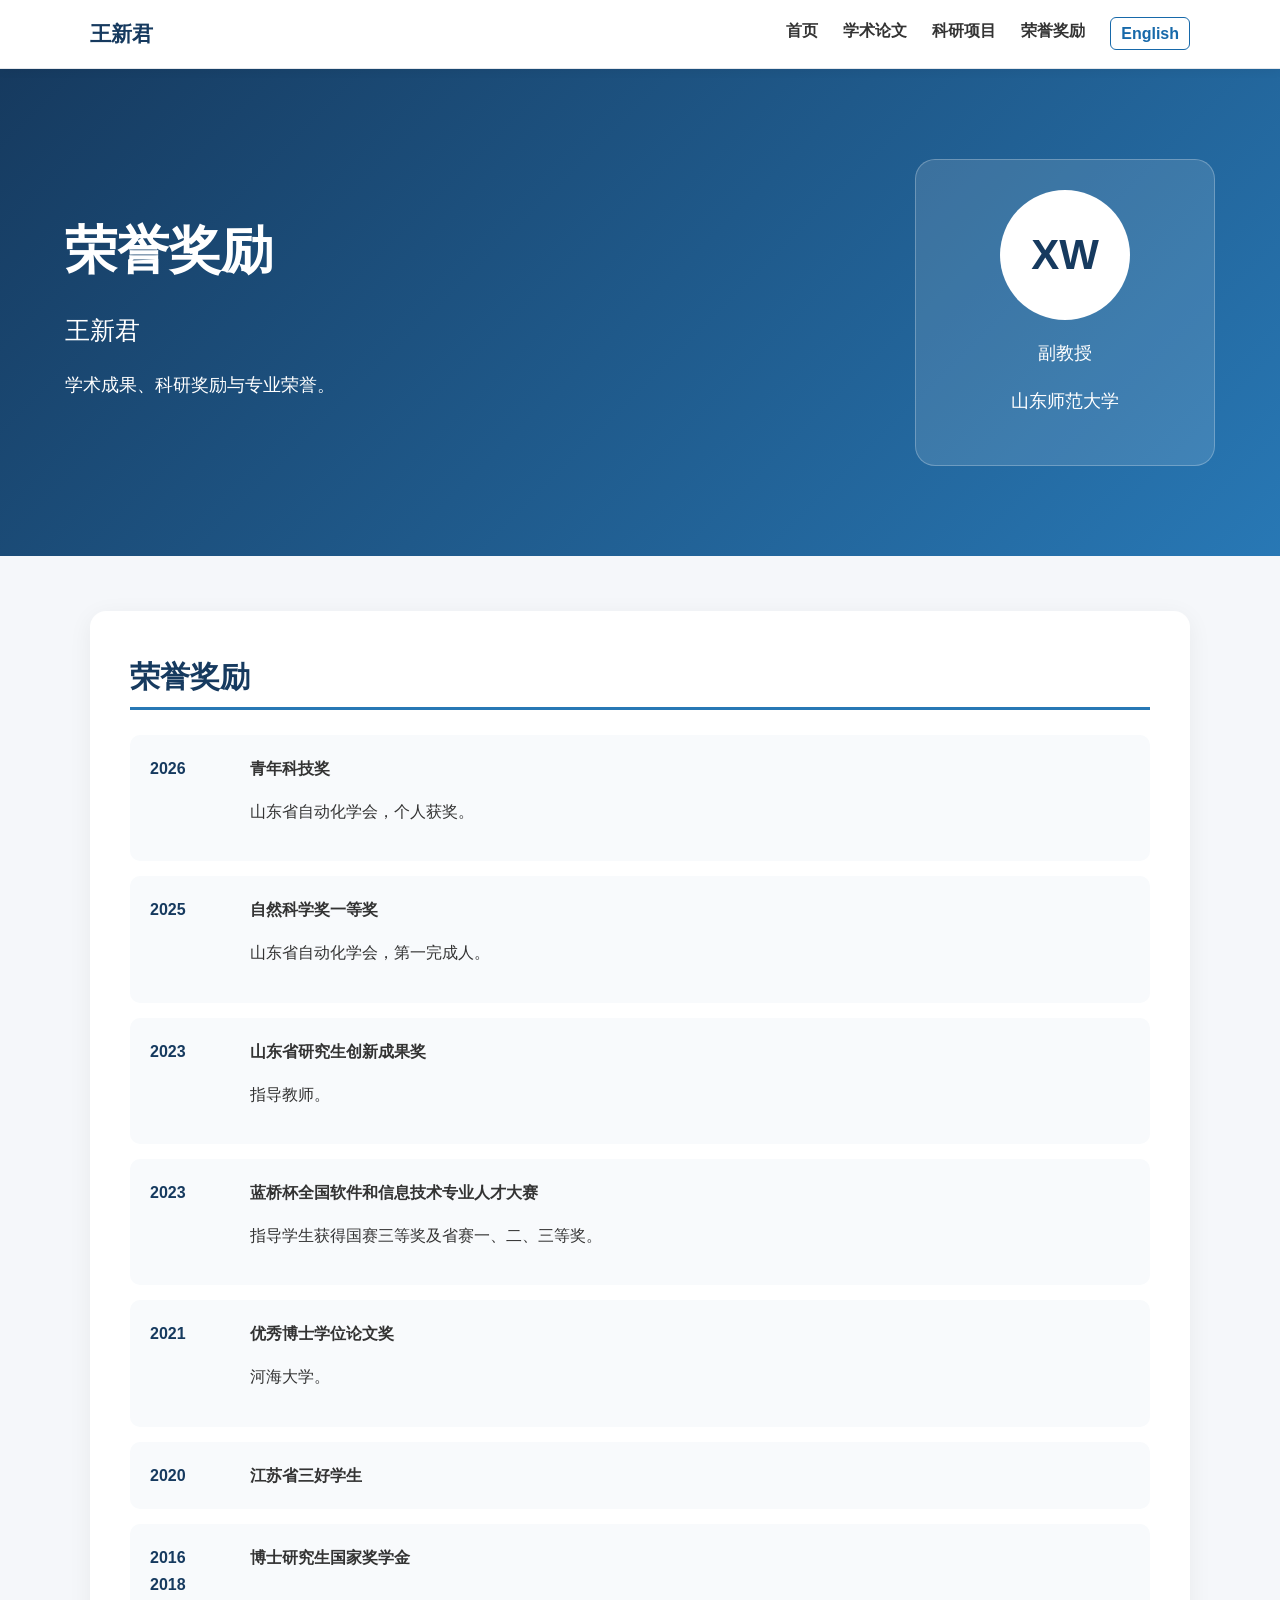
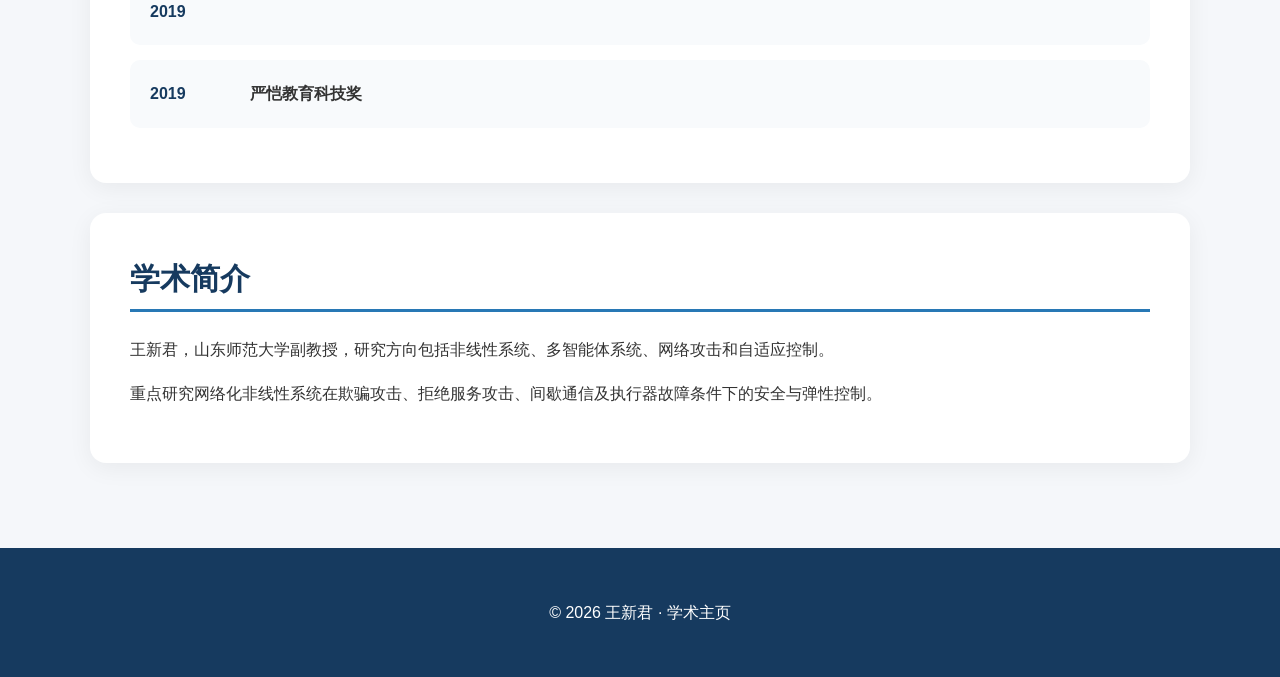
<file: awards.html>
<!DOCTYPE html>
<html lang="zh-CN">

<head>
    <meta charset="UTF-8">
    <meta name="viewport" content="width=device-width, initial-scale=1.0">

    <title>王新君 | 荣誉奖励</title>

    <link rel="stylesheet" href="style.css">
    <link rel="stylesheet" href="language.css?v=original-font">
</head>

<body>

<nav class="navbar">

    <div class="nav-container">

        <div class="logo">
            王新君
        </div>

        <div class="nav-links">

            <a href="index.html">首页</a>

            <a href="publications.html">
                学术论文
            </a>

            <a href="projects.html">
                科研项目
            </a>

            <a href="awards.html">
                荣誉奖励
            </a>

            <a class="language-switch" href="en/awards.html" lang="en" hreflang="en">English</a>

        </div>

    </div>

</nav>


<div class="hero">

    <div class="hero-container">

        <div>

            <h1>荣誉奖励</h1>

            <h2>王新君</h2>

            <p>
                学术成果、科研奖励与专业荣誉。
            </p>

        </div>

        <div class="profile-card">

            <div class="profile-circle">
                XW
            </div>

            <p>
                副教授
            </p>

            <p>
                山东师范大学
            </p>

        </div>

    </div>

</div>


<main class="container">

<section class="section">

<h2>荣誉奖励</h2>


<div class="award">

<div class="award-year">
2026
</div>

<div>
<strong>
青年科技奖
</strong>

<p>
山东省自动化学会，个人获奖。
</p>

</div>

</div>


<div class="award">

<div class="award-year">
2025
</div>

<div>

<strong>
自然科学奖一等奖
</strong>

<p>
山东省自动化学会，第一完成人。
</p>

</div>

</div>


<div class="award">

<div class="award-year">
2023
</div>

<div>

<strong>
山东省研究生创新成果奖
</strong>

<p>
指导教师。
</p>

</div>

</div>


<div class="award">

<div class="award-year">
2023
</div>

<div>

<strong>
蓝桥杯全国软件和信息技术专业人才大赛
</strong>

<p>
指导学生获得国赛三等奖及省赛一、二、三等奖。
</p>

</div>

</div>


<div class="award">

<div class="award-year">
2021
</div>

<div>

<strong>
优秀博士学位论文奖
</strong>

<p>
河海大学。
</p>

</div>

</div>


<div class="award">

<div class="award-year">
2020
</div>

<div>

<strong>
江苏省三好学生
</strong>

</div>

</div>


<div class="award">

<div class="award-year">
2016<br>
2018<br>
2019
</div>

<div>

<strong>
博士研究生国家奖学金
</strong>

</div>

</div>


<div class="award">

<div class="award-year">
2019
</div>

<div>

<strong>
严恺教育科技奖
</strong>

</div>

</div>


</section>


<section class="section">

<h2>学术简介</h2>

<p>
王新君，山东师范大学副教授，研究方向包括非线性系统、多智能体系统、网络攻击和自适应控制。
</p>

<p>
重点研究网络化非线性系统在欺骗攻击、拒绝服务攻击、间歇通信及执行器故障条件下的安全与弹性控制。
</p>

</section>

</main>


<footer class="footer">

<p>
© 2026 王新君 · 学术主页
</p>

</footer>

</body>

</html>
</file>
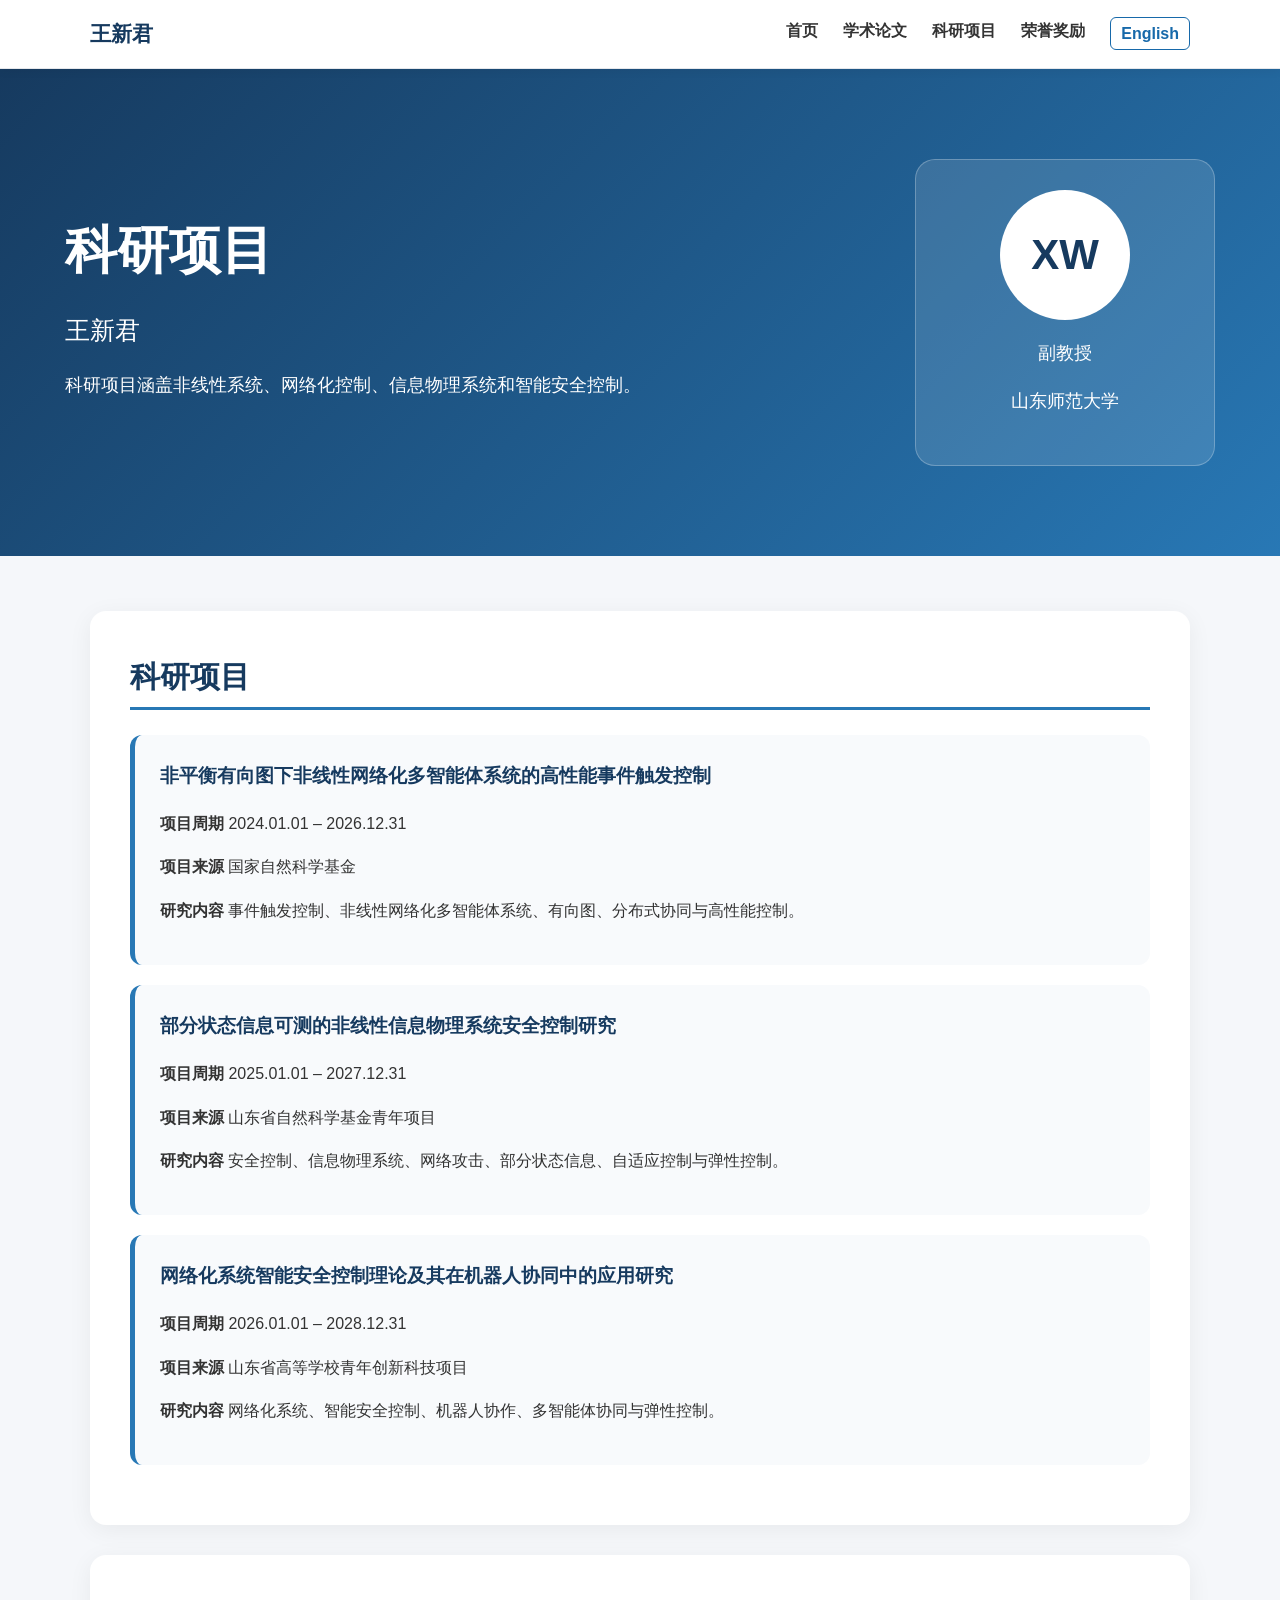
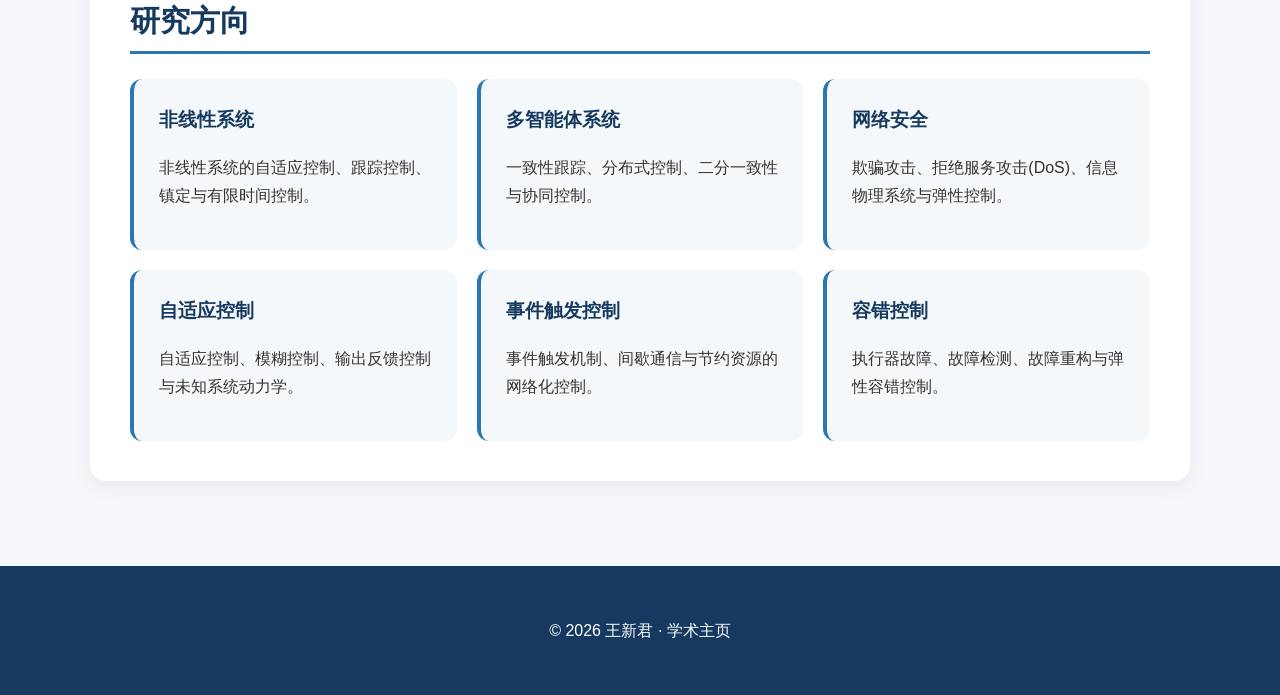
<file: projects.html>
<!DOCTYPE html>
<html lang="zh-CN">

<head>

<meta charset="UTF-8">

<meta name="viewport"
content="width=device-width, initial-scale=1.0">

<title>王新君 | 科研项目</title>

<link rel="stylesheet" href="style.css">

<link rel="stylesheet" href="language.css?v=original-font">
</head>


<body>


<nav class="navbar">

<div class="nav-container">

<div class="logo">
王新君
</div>

<div class="nav-links">

<a href="index.html">首页</a>

<a href="publications.html">
学术论文
</a>

<a href="projects.html">
科研项目
</a>

<a href="awards.html">
荣誉奖励
</a>

<a class="language-switch" href="en/projects.html" lang="en" hreflang="en">English</a>

</div>

</div>

</nav>


<div class="hero">

<div class="hero-container">

<div>

<h1>科研项目</h1>

<h2>王新君</h2>

<p>
科研项目涵盖非线性系统、网络化控制、信息物理系统和智能安全控制。
</p>

</div>


<div class="profile-card">

<div class="profile-circle">
XW
</div>

<p>
副教授
</p>

<p>
山东师范大学
</p>

</div>

</div>

</div>


<main class="container">


<section class="section">

<h2>科研项目</h2>


<div class="project">

<h3>
非平衡有向图下非线性网络化多智能体系统的高性能事件触发控制
</h3>

<p>

<strong>项目周期</strong>
2024.01.01 – 2026.12.31

</p>

<p>

<strong>项目来源</strong>
国家自然科学基金

</p>

<p>

<strong>研究内容</strong>

事件触发控制、非线性网络化多智能体系统、有向图、分布式协同与高性能控制。

</p>

</div>


<div class="project">

<h3>
部分状态信息可测的非线性信息物理系统安全控制研究
</h3>

<p>

<strong>项目周期</strong>
2025.01.01 – 2027.12.31

</p>

<p>

<strong>项目来源</strong>
山东省自然科学基金青年项目

</p>

<p>

<strong>研究内容</strong>

安全控制、信息物理系统、网络攻击、部分状态信息、自适应控制与弹性控制。

</p>

</div>


<div class="project">

<h3>
网络化系统智能安全控制理论及其在机器人协同中的应用研究
</h3>

<p>

<strong>项目周期</strong>
2026.01.01 – 2028.12.31

</p>

<p>

<strong>项目来源</strong>
山东省高等学校青年创新科技项目

</p>

<p>

<strong>研究内容</strong>

网络化系统、智能安全控制、机器人协作、多智能体协同与弹性控制。

</p>

</div>


</section>


<section class="section">

<h2>研究方向</h2>


<div class="grid">


<div class="card">

<h3>
非线性系统
</h3>

<p>
非线性系统的自适应控制、跟踪控制、镇定与有限时间控制。
</p>

</div>


<div class="card">

<h3>
多智能体系统
</h3>

<p>
一致性跟踪、分布式控制、二分一致性与协同控制。
</p>

</div>


<div class="card">

<h3>
网络安全
</h3>

<p>
欺骗攻击、拒绝服务攻击(DoS)、信息物理系统与弹性控制。
</p>

</div>


<div class="card">

<h3>
自适应控制
</h3>

<p>
自适应控制、模糊控制、输出反馈控制与未知系统动力学。
</p>

</div>


<div class="card">

<h3>
事件触发控制
</h3>

<p>
事件触发机制、间歇通信与节约资源的网络化控制。
</p>

</div>


<div class="card">

<h3>
容错控制
</h3>

<p>
执行器故障、故障检测、故障重构与弹性容错控制。
</p>

</div>


</div>

</section>


</main>


<footer class="footer">

<p>
© 2026 王新君 · 学术主页
</p>

</footer>


</body>

</html>
</file>
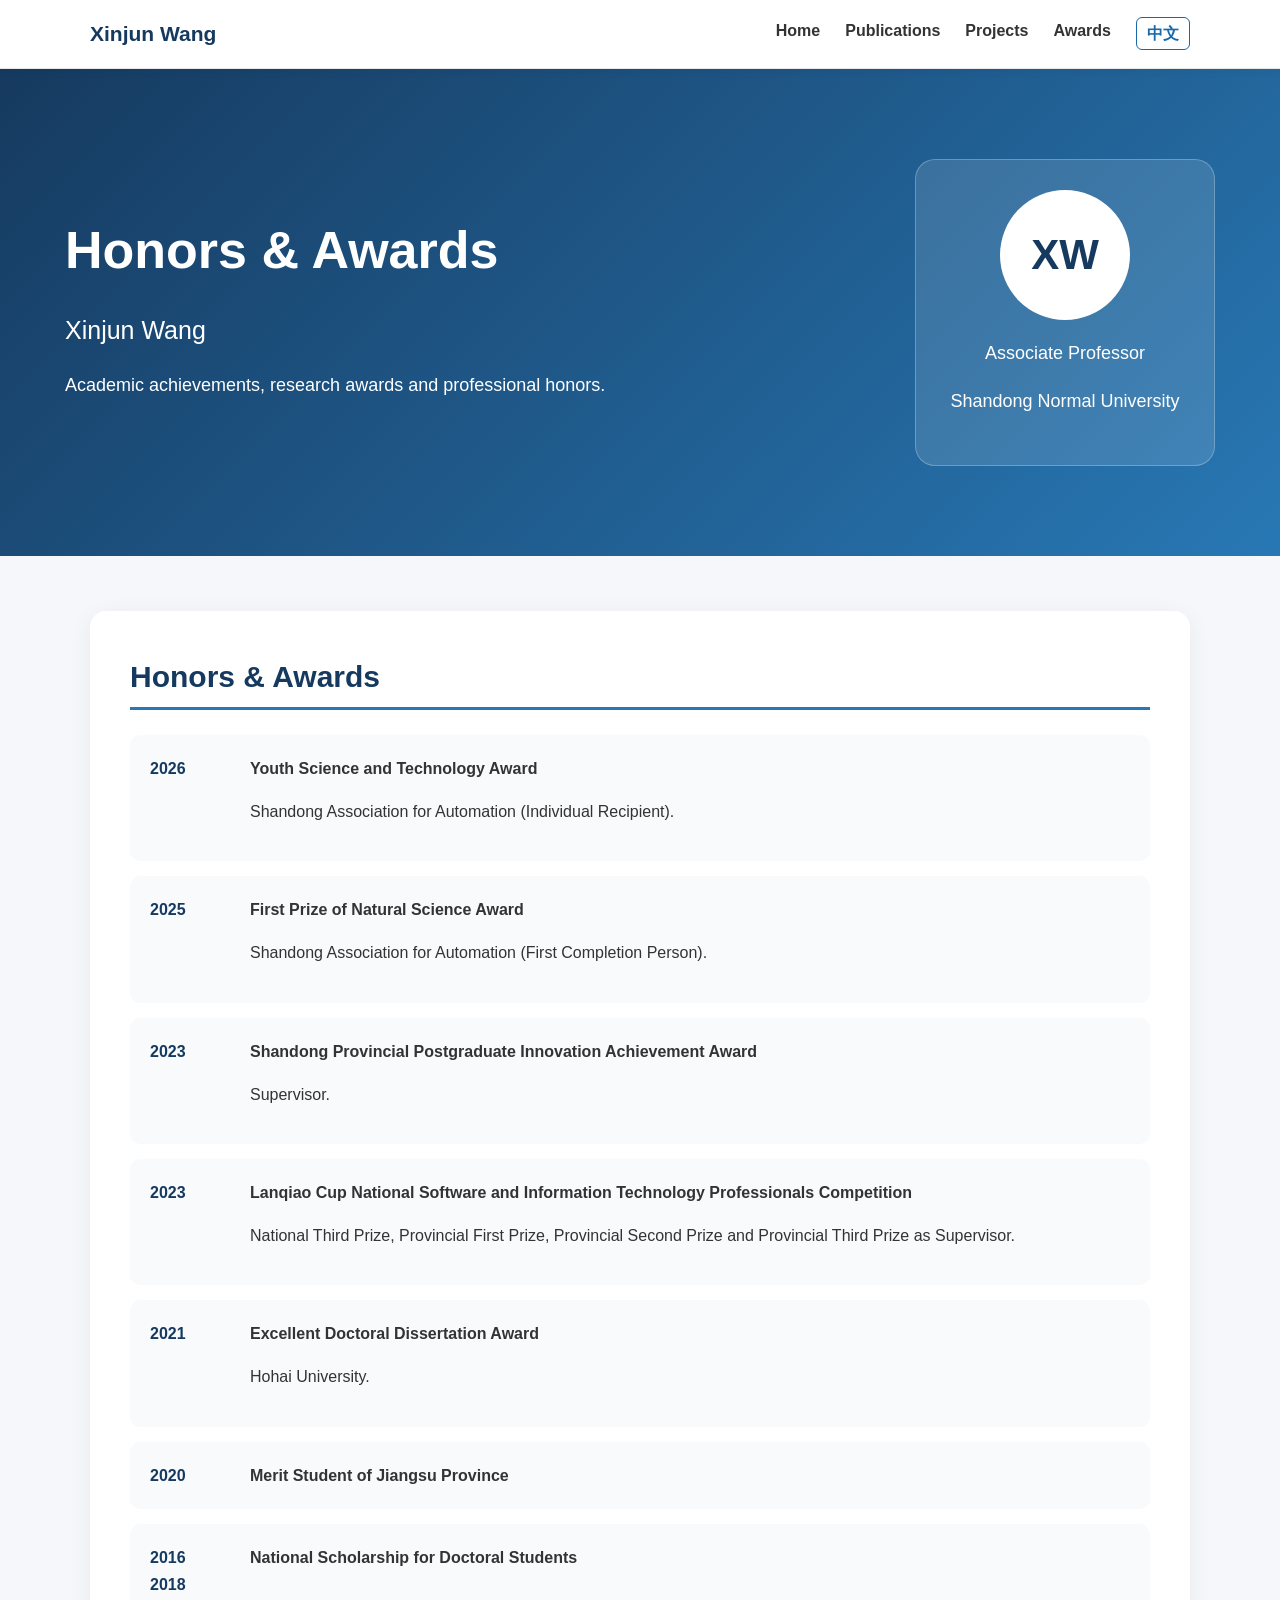
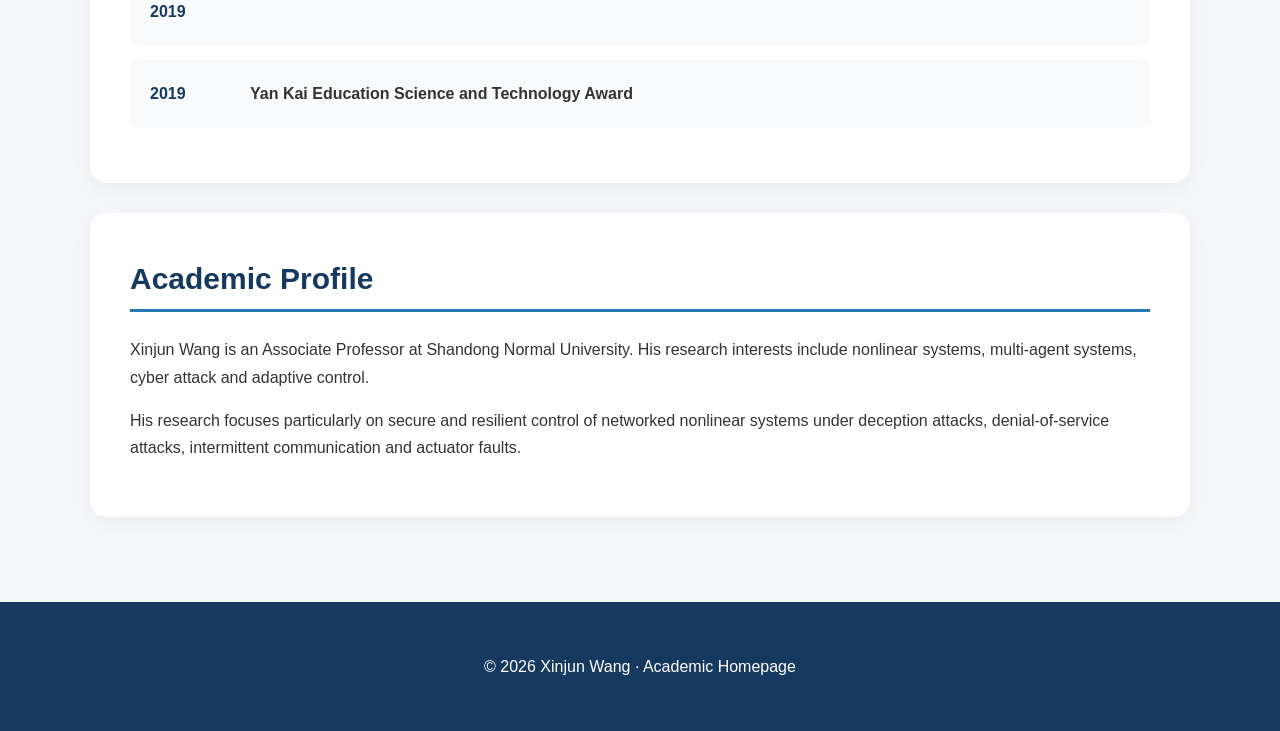
<file: en/awards.html>
<!DOCTYPE html>
<html lang="en">

<head>
    <meta charset="UTF-8">
    <meta name="viewport" content="width=device-width, initial-scale=1.0">

    <title>Xinjun Wang - Awards</title>

    <link rel="stylesheet" href="../style.css">
    <link rel="stylesheet" href="../language.css">
</head>

<body>

<nav class="navbar">

    <div class="nav-container">

        <div class="logo">
            Xinjun Wang
        </div>

        <div class="nav-links">

            <a href="index.html">Home</a>

            <a href="publications.html">
                Publications
            </a>

            <a href="projects.html">
                Projects
            </a>

            <a href="awards.html">
                Awards
            </a>

            <a class="language-switch" href="../awards.html" lang="zh-CN" hreflang="zh-CN">中文</a>

        </div>

    </div>

</nav>


<div class="hero">

    <div class="hero-container">

        <div>

            <h1>Honors & Awards</h1>

            <h2>Xinjun Wang</h2>

            <p>
                Academic achievements, research awards
                and professional honors.
            </p>

        </div>

        <div class="profile-card">

            <div class="profile-circle">
                XW
            </div>

            <p>
                Associate Professor
            </p>

            <p>
                Shandong Normal University
            </p>

        </div>

    </div>

</div>


<main class="container">

<section class="section">

<h2>Honors & Awards</h2>


<div class="award">

<div class="award-year">
2026
</div>

<div>
<strong>
Youth Science and Technology Award
</strong>

<p>
Shandong Association for Automation
(Individual Recipient).
</p>

</div>

</div>


<div class="award">

<div class="award-year">
2025
</div>

<div>

<strong>
First Prize of Natural Science Award
</strong>

<p>
Shandong Association for Automation
(First Completion Person).
</p>

</div>

</div>


<div class="award">

<div class="award-year">
2023
</div>

<div>

<strong>
Shandong Provincial Postgraduate
Innovation Achievement Award
</strong>

<p>
Supervisor.
</p>

</div>

</div>


<div class="award">

<div class="award-year">
2023
</div>

<div>

<strong>
Lanqiao Cup National Software and
Information Technology Professionals Competition
</strong>

<p>
National Third Prize, Provincial First Prize,
Provincial Second Prize and Provincial Third Prize
as Supervisor.
</p>

</div>

</div>


<div class="award">

<div class="award-year">
2021
</div>

<div>

<strong>
Excellent Doctoral Dissertation Award
</strong>

<p>
Hohai University.
</p>

</div>

</div>


<div class="award">

<div class="award-year">
2020
</div>

<div>

<strong>
Merit Student of Jiangsu Province
</strong>

</div>

</div>


<div class="award">

<div class="award-year">
2016<br>
2018<br>
2019
</div>

<div>

<strong>
National Scholarship for Doctoral Students
</strong>

</div>

</div>


<div class="award">

<div class="award-year">
2019
</div>

<div>

<strong>
Yan Kai Education Science and Technology Award
</strong>

</div>

</div>


</section>


<section class="section">

<h2>Academic Profile</h2>

<p>
Xinjun Wang is an Associate Professor at
Shandong Normal University. His research interests
include nonlinear systems, multi-agent systems,
cyber attack and adaptive control.
</p>

<p>
His research focuses particularly on secure and
resilient control of networked nonlinear systems
under deception attacks, denial-of-service attacks,
intermittent communication and actuator faults.
</p>

</section>

</main>


<footer class="footer">

<p>
© 2026 Xinjun Wang · Academic Homepage
</p>

</footer>

</body>

</html>
</file>
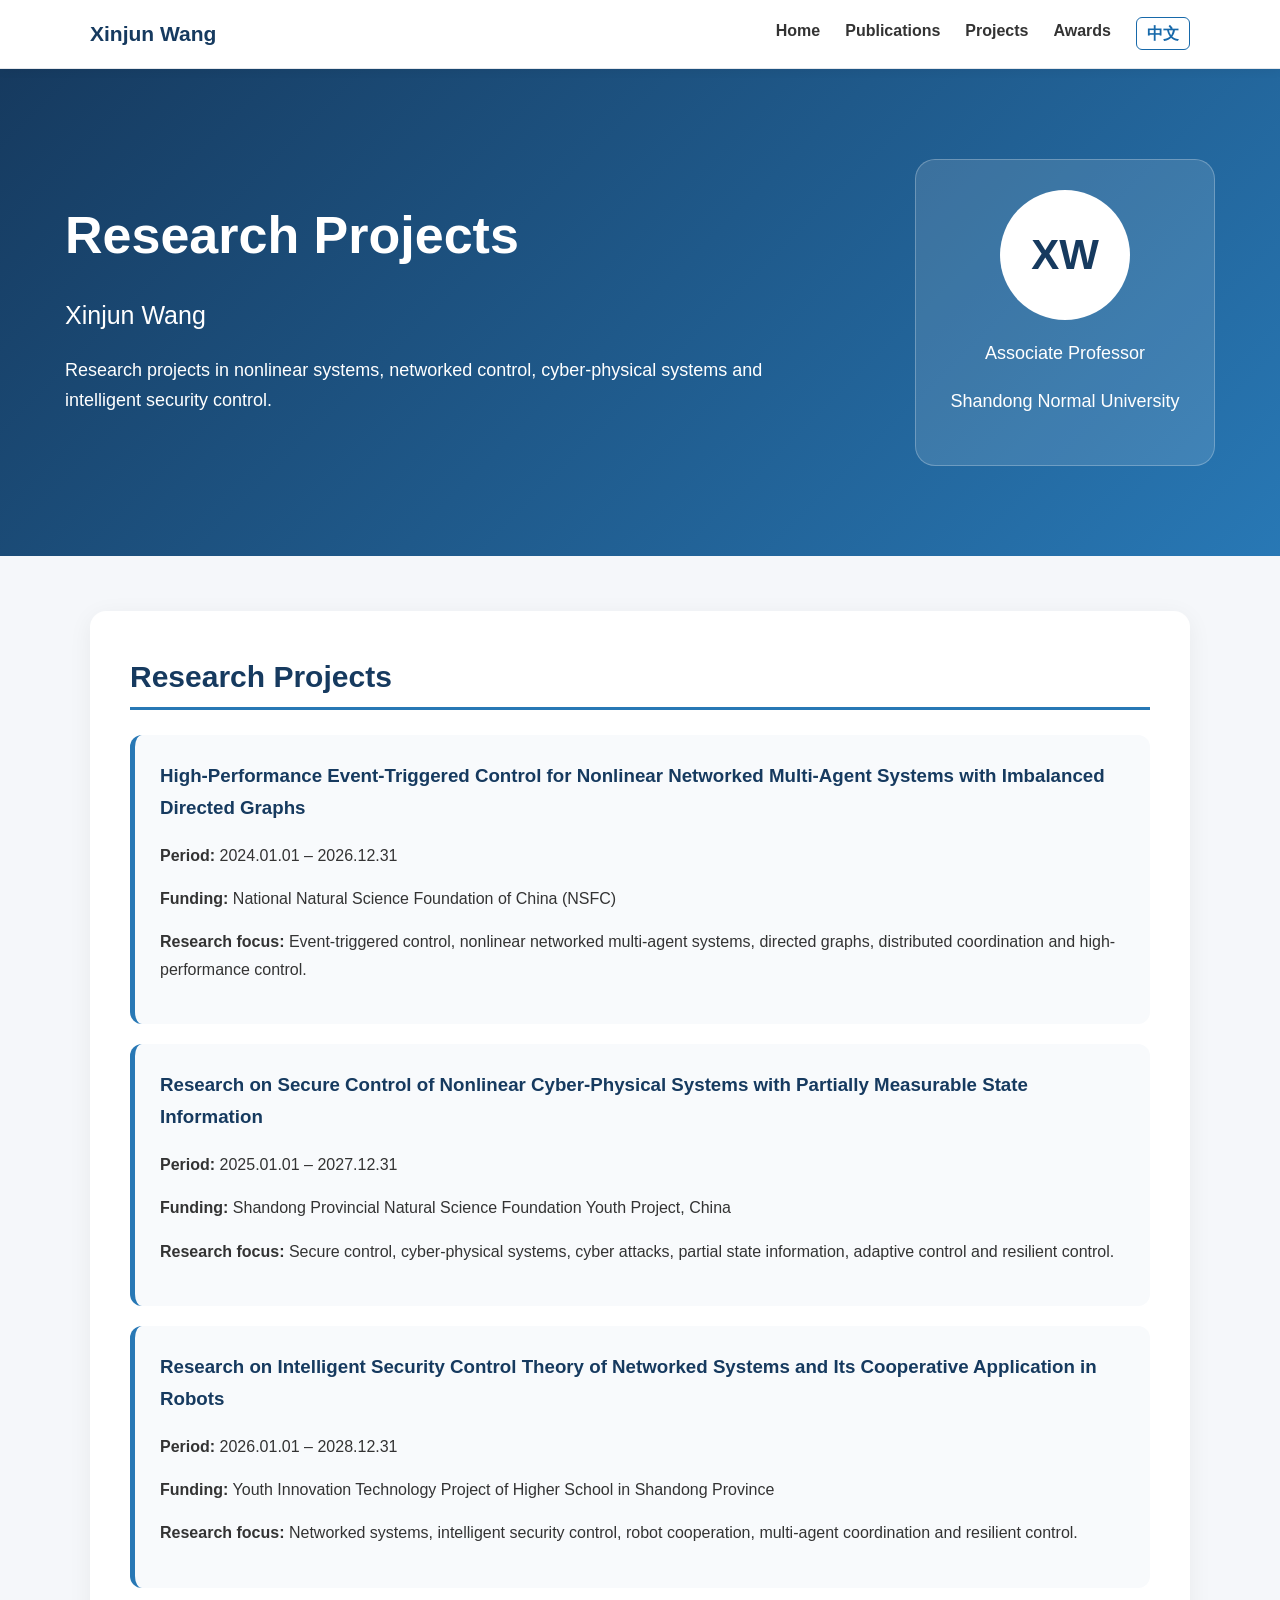
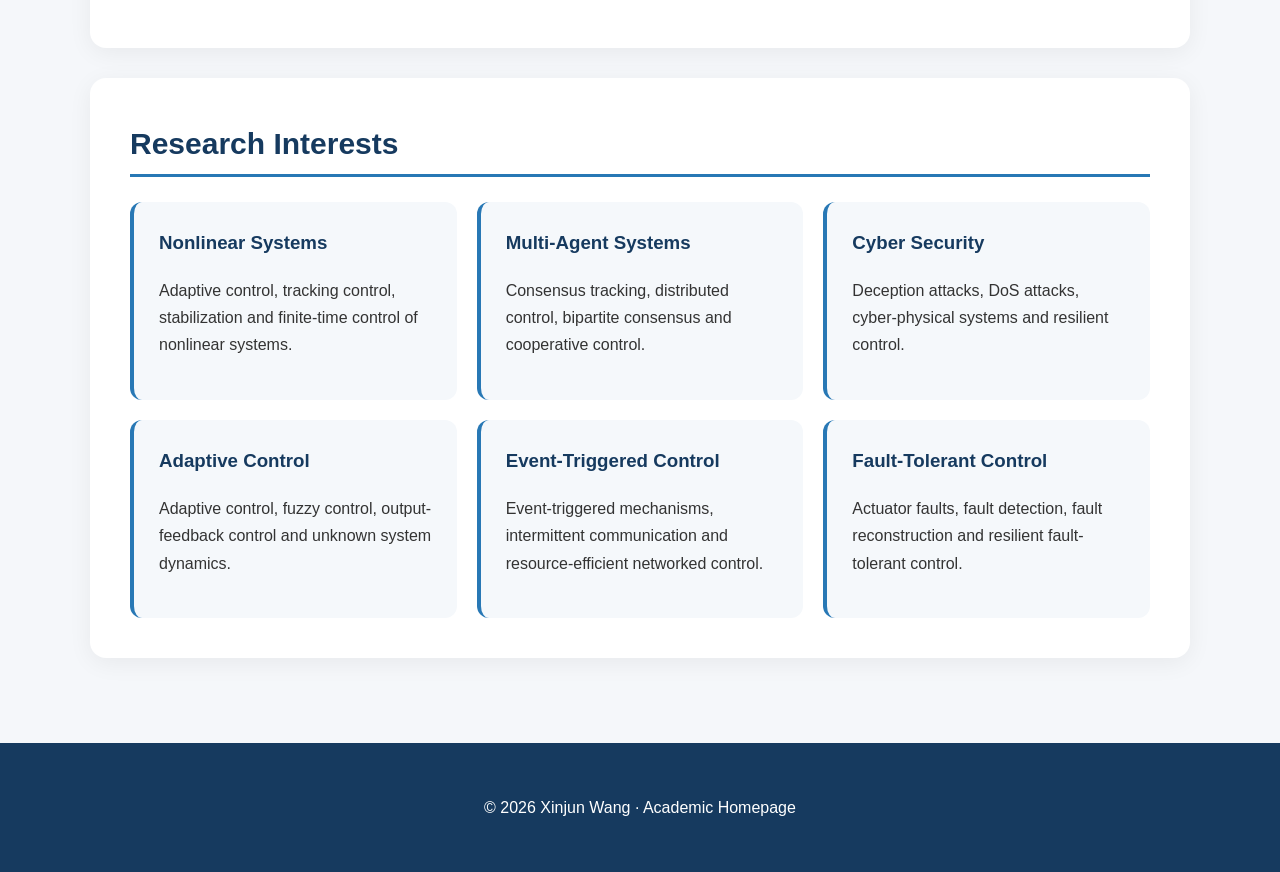
<file: en/projects.html>
<!DOCTYPE html>
<html lang="en">

<head>

<meta charset="UTF-8">

<meta name="viewport"
content="width=device-width, initial-scale=1.0">

<title>Xinjun Wang - Research Projects</title>

<link rel="stylesheet" href="../style.css">

<link rel="stylesheet" href="../language.css">
</head>


<body>


<nav class="navbar">

<div class="nav-container">

<div class="logo">
Xinjun Wang
</div>

<div class="nav-links">

<a href="index.html">Home</a>

<a href="publications.html">
Publications
</a>

<a href="projects.html">
Projects
</a>

<a href="awards.html">
Awards
</a>

<a class="language-switch" href="../projects.html" lang="zh-CN" hreflang="zh-CN">中文</a>

</div>

</div>

</nav>


<div class="hero">

<div class="hero-container">

<div>

<h1>Research Projects</h1>

<h2>Xinjun Wang</h2>

<p>
Research projects in nonlinear systems,
networked control, cyber-physical systems
and intelligent security control.
</p>

</div>


<div class="profile-card">

<div class="profile-circle">
XW
</div>

<p>
Associate Professor
</p>

<p>
Shandong Normal University
</p>

</div>

</div>

</div>


<main class="container">


<section class="section">

<h2>Research Projects</h2>


<div class="project">

<h3>
High-Performance Event-Triggered Control
for Nonlinear Networked Multi-Agent Systems
with Imbalanced Directed Graphs
</h3>

<p>

<strong>Period:</strong>
2024.01.01 – 2026.12.31

</p>

<p>

<strong>Funding:</strong>
National Natural Science Foundation of China (NSFC)

</p>

<p>

<strong>Research focus:</strong>

Event-triggered control, nonlinear networked
multi-agent systems, directed graphs,
distributed coordination and high-performance control.

</p>

</div>


<div class="project">

<h3>
Research on Secure Control of Nonlinear
Cyber-Physical Systems with Partially
Measurable State Information
</h3>

<p>

<strong>Period:</strong>
2025.01.01 – 2027.12.31

</p>

<p>

<strong>Funding:</strong>
Shandong Provincial Natural Science Foundation
Youth Project, China

</p>

<p>

<strong>Research focus:</strong>

Secure control, cyber-physical systems,
cyber attacks, partial state information,
adaptive control and resilient control.

</p>

</div>


<div class="project">

<h3>
Research on Intelligent Security Control Theory
of Networked Systems and Its Cooperative
Application in Robots
</h3>

<p>

<strong>Period:</strong>
2026.01.01 – 2028.12.31

</p>

<p>

<strong>Funding:</strong>
Youth Innovation Technology Project of
Higher School in Shandong Province

</p>

<p>

<strong>Research focus:</strong>

Networked systems, intelligent security control,
robot cooperation, multi-agent coordination
and resilient control.

</p>

</div>


</section>


<section class="section">

<h2>Research Interests</h2>


<div class="grid">


<div class="card">

<h3>
Nonlinear Systems
</h3>

<p>
Adaptive control, tracking control,
stabilization and finite-time control
of nonlinear systems.
</p>

</div>


<div class="card">

<h3>
Multi-Agent Systems
</h3>

<p>
Consensus tracking, distributed control,
bipartite consensus and cooperative control.
</p>

</div>


<div class="card">

<h3>
Cyber Security
</h3>

<p>
Deception attacks, DoS attacks,
cyber-physical systems and resilient control.
</p>

</div>


<div class="card">

<h3>
Adaptive Control
</h3>

<p>
Adaptive control, fuzzy control,
output-feedback control and
unknown system dynamics.
</p>

</div>


<div class="card">

<h3>
Event-Triggered Control
</h3>

<p>
Event-triggered mechanisms,
intermittent communication and
resource-efficient networked control.
</p>

</div>


<div class="card">

<h3>
Fault-Tolerant Control
</h3>

<p>
Actuator faults, fault detection,
fault reconstruction and resilient
fault-tolerant control.
</p>

</div>


</div>

</section>


</main>


<footer class="footer">

<p>
© 2026 Xinjun Wang · Academic Homepage
</p>

</footer>


</body>

</html>
</file>
<file: style.css>
* {
    box-sizing: border-box;
}

html {
    scroll-behavior: smooth;
}

body {
    margin: 0;
    font-family: Arial, Helvetica, sans-serif;
    background: #f5f7fa;
    color: #333;
    line-height: 1.7;
}

a {
    color: #1769aa;
    text-decoration: none;
}

a:hover {
    text-decoration: underline;
}

.navbar {
    position: sticky;
    top: 0;
    z-index: 1000;
    background: #ffffff;
    border-bottom: 1px solid #e5e7eb;
    box-shadow: 0 2px 10px rgba(0,0,0,0.05);
}

.nav-container {
    max-width: 1150px;
    margin: auto;
    padding: 16px 25px;
    display: flex;
    justify-content: space-between;
    align-items: center;
}

.logo {
    font-size: 21px;
    font-weight: bold;
    color: #163a5f;
}

.nav-links {
    display: flex;
    gap: 25px;
}

.nav-links a {
    color: #333;
    font-weight: 600;
}

.nav-links a:hover {
    color: #1769aa;
    text-decoration: none;
}

.hero {
    background: linear-gradient(135deg, #163a5f, #2878b5);
    color: white;
    padding: 90px 25px;
}

.hero-container {
    max-width: 1150px;
    margin: auto;
    display: grid;
    grid-template-columns: 1fr 300px;
    gap: 50px;
    align-items: center;
}

.hero h1 {
    font-size: 52px;
    margin: 0 0 15px;
}

.hero h2 {
    font-size: 25px;
    font-weight: normal;
    margin: 0 0 15px;
}

.hero p {
    font-size: 18px;
    max-width: 750px;
}

.profile-card {
    background: rgba(255,255,255,0.12);
    border: 1px solid rgba(255,255,255,0.25);
    border-radius: 20px;
    padding: 30px;
    text-align: center;
}

.profile-circle {
    width: 130px;
    height: 130px;
    margin: auto;
    border-radius: 50%;
    background: white;
    color: #163a5f;
    display: flex;
    align-items: center;
    justify-content: center;
    font-size: 42px;
    font-weight: bold;
}

.container {
    max-width: 1150px;
    margin: auto;
    padding: 55px 25px;
}

.section {
    background: white;
    margin-bottom: 30px;
    padding: 40px;
    border-radius: 16px;
    box-shadow: 0 5px 25px rgba(0,0,0,0.06);
}

.section h2 {
    color: #163a5f;
    font-size: 30px;
    margin-top: 0;
    border-bottom: 3px solid #2878b5;
    padding-bottom: 5px;
}

.section h3 {
    color: #163a5f;
}

.grid {
    display: grid;
    grid-template-columns: repeat(3, 1fr);
    gap: 20px;
}

.card {
    background: #f5f8fb;
    padding: 25px;
    border-radius: 12px;
    border-left: 4px solid #2878b5;
}

.card h3 {
    margin-top: 0;
}

.timeline {
    border-left: 3px solid #2878b5;
    padding-left: 25px;
}

.timeline-item {
    margin-bottom: 30px;
}

.timeline-item strong {
    color: #163a5f;
}

.paper {
    padding: 22px;
    margin: 20px 0;
    background: #f8fafc;
    border-left: 5px solid #2878b5;
    border-radius: 8px;
}

.paper-title {
    font-weight: bold;
    color: #163a5f;
}

.paper-journal {
    font-style: italic;
    margin-top: 5px;
}

.paper-links {
    margin-top: 12px;
}

.btn {
    display: inline-block;
    padding: 7px 13px;
    margin-right: 8px;
    margin-top: 5px;
    background: #163a5f;
    color: white;
    border-radius: 5px;
    font-size: 13px;
}

.btn:hover {
    background: #2878b5;
    color: white;
    text-decoration: none;
}

.project {
    padding: 25px;
    margin-bottom: 20px;
    background: #f8fafc;
    border-radius: 12px;
    border-left: 5px solid #2878b5;
}

.project h3 {
    margin-top: 0;
}

.award {
    display: flex;
    gap: 20px;
    padding: 20px;
    margin-bottom: 15px;
    background: #f8fafc;
    border-radius: 10px;
}

.award-year {
    min-width: 80px;
    font-weight: bold;
    color: #163a5f;
}

.footer {
    background: #163a5f;
    color: white;
    text-align: center;
    padding: 35px 20px;
}

@media (max-width: 850px) {

    .hero-container {
        grid-template-columns: 1fr;
    }

    .hero h1 {
        font-size: 40px;
    }

    .grid {
        grid-template-columns: 1fr;
    }

    .nav-container {
        flex-direction: column;
        gap: 10px;
    }

    .nav-links {
        flex-wrap: wrap;
        justify-content: center;
        gap: 15px;
    }
}
</file>
<file: language.css>
nav .language-switch {
    display: inline-block;
    padding: 2px 10px;
    border: 1px solid #1769aa;
    border-radius: 6px;
    color: #1769aa;
    font-weight: 600;
    white-space: nowrap;
}

nav .language-switch:hover,
nav .language-switch:focus-visible {
    background: #eaf4fb;
}
</file>
